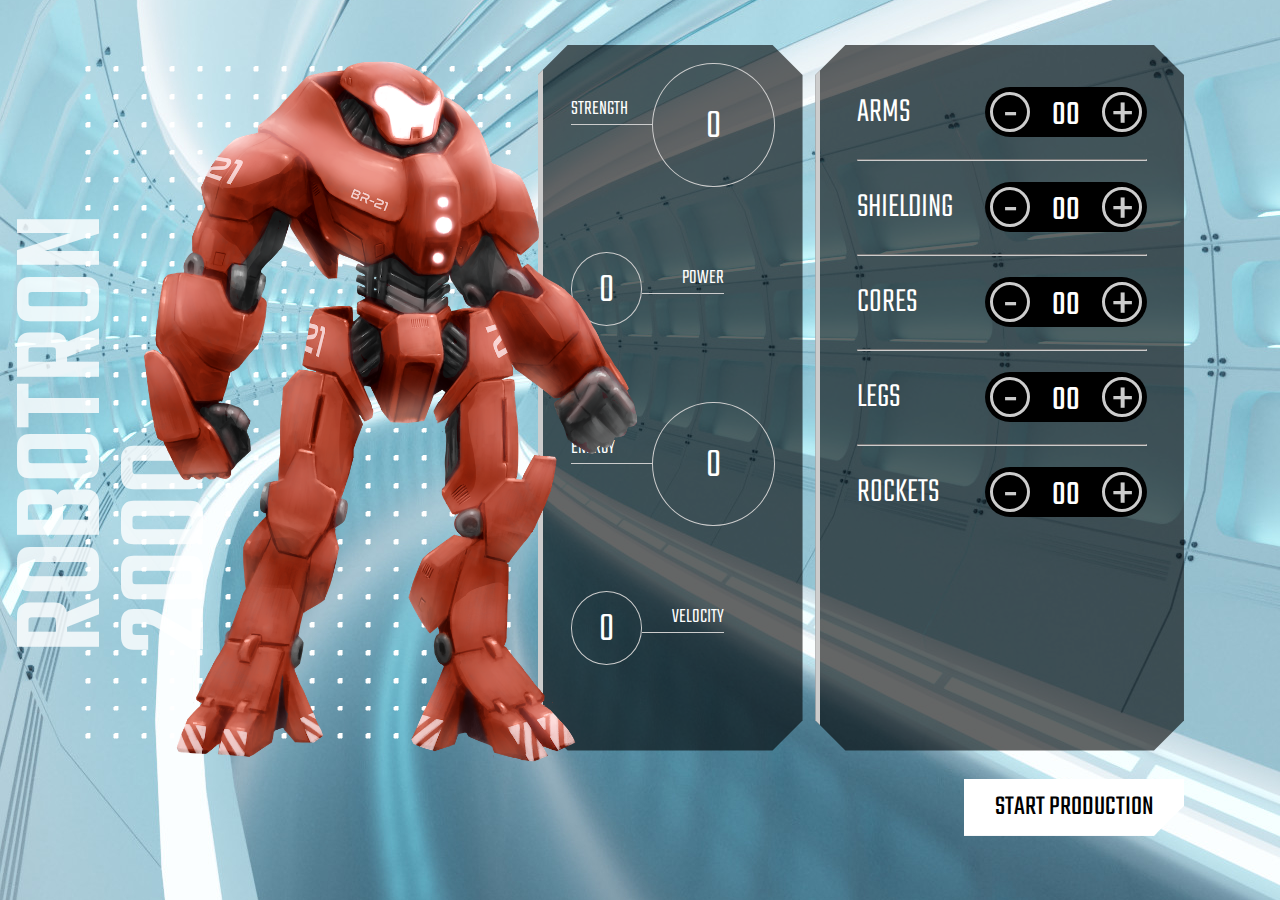
<file: js-manipulate-dom/index.html>
<!DOCTYPE html>
<html lang="en">
<head>
    <meta charset="UTF-8">
    <meta http-equiv="X-UA-Compatible" content="IE=edge">
    <meta name="viewport" content="width=device-width, initial-scale=1.0">
    <link rel="shortcut icon" type="image/jpg" href="img/favicon.ico"/>
    <title>Robotron 2000</title>

    <link rel="stylesheet" href="css/style.css">
    <link rel="preconnect" href="https://fonts.googleapis.com">
    <link rel="preconnect" href="https://fonts.gstatic.com" crossorigin>
    <link href="https://fonts.googleapis.com/css2?family=Teko:wght@300;500&display=swap" rel="stylesheet"> 
</head>
<body>
    <main>
        <section class="robotron">
            <img class="robo" src="img/Robotron 2000 - Vermelho/Robotron 2000 - Vermelho.png" alt="Robotron">
            <figcaption class="titulo">ROBOTRON <br>2000</figcaption>
        </section>

        <section class="box estatisticas">
            <div class="estatistica">
                <p class="estatistica-titulo">Strength</p>
                <div class="estatistica-valor">
                    <p class="estatistica-numero" data-statistics="strength">0</p>
                </div>
            </div>
            <div class="estatistica">
                <p class="estatistica-titulo">Power</p>
                <div class="estatistica-valor">
                    <p class="estatistica-numero" data-statistics="power">0</p>
                </div>
            </div>
            <div class="estatistica">
                <p class="estatistica-titulo">Energy</p>
                <div class="estatistica-valor">
                    <p class="estatistica-numero" data-statistics="energy">0</p>
                </div>
            </div>
            <div class="estatistica">
                <p class="estatistica-titulo">Velocity</p>
                <div class="estatistica-valor">
                    <p class="estatistica-numero" data-statistics="velocity">0</p>
                </div>
            </div>
        </section>

        <section class="equipamentos">
            <form action="" class="montador">
                <div class="box montador-conteudo">
                    <div class="peca">
                        <label for="" class="peca-titulo">Arms</label>
                        <div class="controle">
                            <buttom class="controle-ajuste" data-control="-" data-peca="arms">-</buttom>
                            <input type="text" class="controle-contador" value="00" data-counter>
                            <buttom class="controle-ajuste" data-control="+" data-peca="arms">+</buttom>
                        </div>
                    </div>
                    <hr class="linha">
                    <div class="peca">
                        <label for="" class="peca-titulo">Shielding</label>
                        <div class="controle">
                            <buttom class="controle-ajuste" data-control="-" data-peca="shielding">-</buttom>
                            <input type="text" class="controle-contador" value="00" data-counter>
                            <buttom class="controle-ajuste" data-control="+" data-peca="shielding">+</buttom>
                        </div>
                    </div>
                    <hr class="linha">
                    <div class="peca">
                        <label for="" class="peca-titulo">Cores</label>
                        <div class="controle">
                            <buttom class="controle-ajuste" data-control="-" data-peca="cores">-</buttom>
                            <input type="text" class="controle-contador" value="00" data-counter>
                            <buttom class="controle-ajuste" data-control="+" data-peca="cores">+</buttom>
                        </div>
                    </div>
                    <hr class="linha">
                    <div class="peca">
                        <label for="" class="peca-titulo">Legs</label>
                        <div class="controle">
                            <buttom class="controle-ajuste" data-control="-" data-peca="legs">-</buttom>
                            <input type="text" class="controle-contador" value="00" data-counter>
                            <buttom class="controle-ajuste" data-control="+" data-peca="legs">+</buttom>
                        </div>
                    </div>
                    <hr class="linha">
                    <div class="peca">
                        <label for="" class="peca-titulo">Rockets</label>
                        <div class="controle">
                            <buttom class="controle-ajuste" data-control="-" data-peca="rockets">-</buttom>
                            <input type="text" class="controle-contador" value="00" data-counter>
                            <buttom class="controle-ajuste" data-control="+" data-peca="rockets">+</buttom>
                        </div>
                    </div>
                </div>
                <input type="submit" value="Start production" class="producao" id="producao">
            </form>
        </section>
    </main>
    <script src="js/script.js"></script>
</body>
</html>
</file>
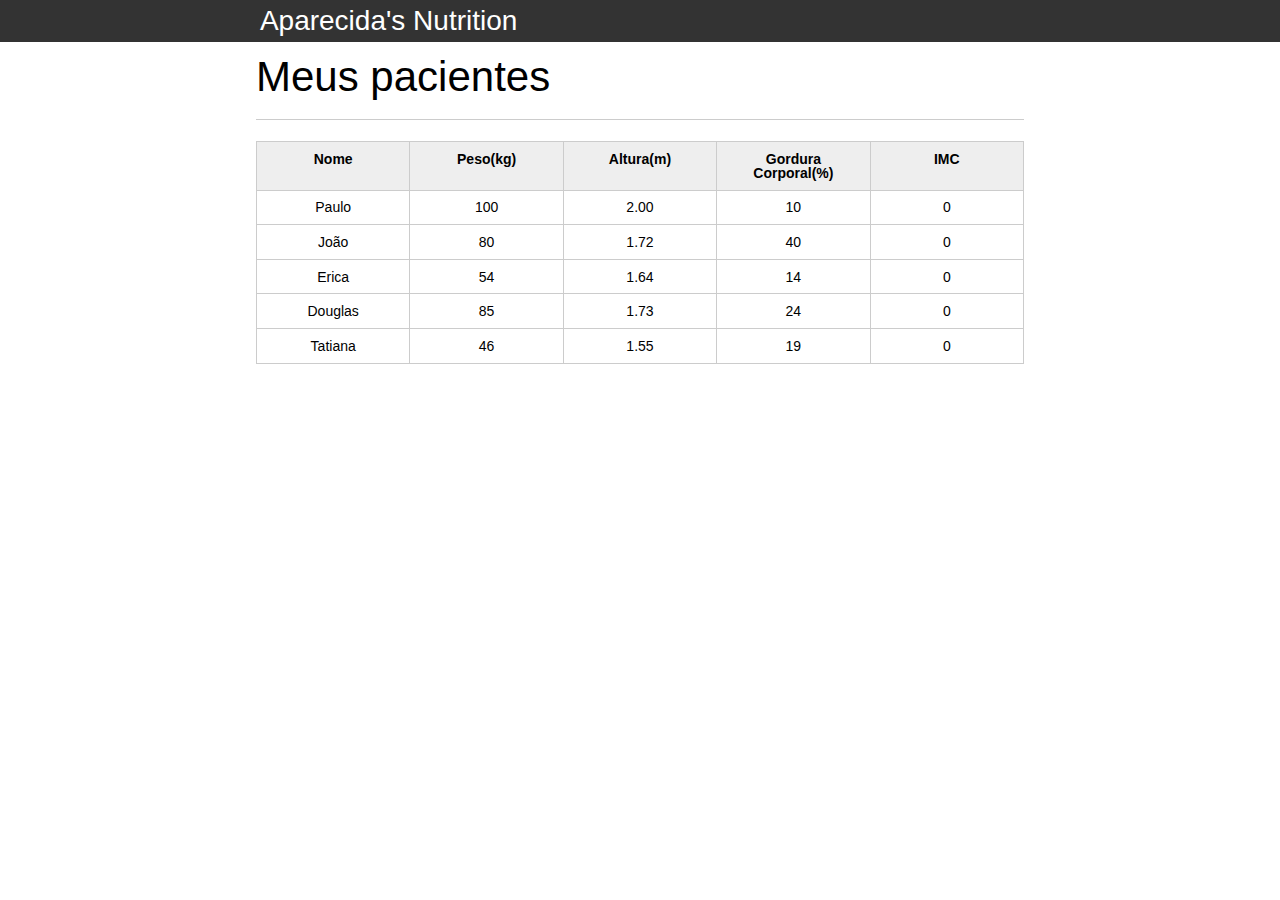
<file: js-prog-ling-web/index.html>
<!DOCTYPE html>
<html lang="pt-br">
	<head>
		<meta charset="UTF-8">
		<title>Aparecida's Nutrition</title>
		<link rel="icon" href="src/img/favicon.ico" type="image/x-icon">
		<link rel="stylesheet" type="text/css" href="src/css/files.css">

	</head>
	<body>

		<header class="header">
			<div class="container">
				<h1>Aparecida's Nutrition</h1>
			</div>
		</header>
		<main>
			<section class="container">
				<h2>Meus pacientes</h2>
				<table>
					<thead>
						<tr>
							<th>Nome</th>
							<th>Peso(kg)</th>
							<th>Altura(m)</th>
							<th>Gordura Corporal(%)</th>
							<th>IMC</th>
						</tr>
					</thead>
					<tbody id="tabela-pacientes">
						<tr class="paciente" >
							<td class="info-nome">Paulo</td>
							<td class="info-peso">100</td>
							<td class="info-altura">2.00</td>
							<td class="info-gordura">10</td>
							<td class="info-imc">0</td>
						</tr>

						<tr class="paciente" >
							<td class="info-nome">João</td>
							<td class="info-peso">80</td>
							<td class="info-altura">1.72</td>
							<td class="info-gordura">40</td>
							<td class="info-imc">0</td>
						</tr>

						<tr class="paciente" >
							<td class="info-nome">Erica</td>
							<td class="info-peso">54</td>
							<td class="info-altura">1.64</td>
							<td class="info-gordura">14</td>
							<td class="info-imc">0</td>
						</tr>

						<tr class="paciente">
							<td class="info-nome">Douglas</td>
							<td class="info-peso">85</td>
							<td class="info-altura">1.73</td>
							<td class="info-gordura">24</td>
							<td class="info-imc">0</td>
						</tr>
						<tr class="paciente" >
							<td class="info-nome">Tatiana</td>
							<td class="info-peso">46</td>
							<td class="info-altura">1.55</td>
							<td class="info-gordura">19</td>
							<td class="info-imc">0</td>
						</tr>
					</tbody>
				</table>

			</section>
		</main>

	</body>
</html>
</file>
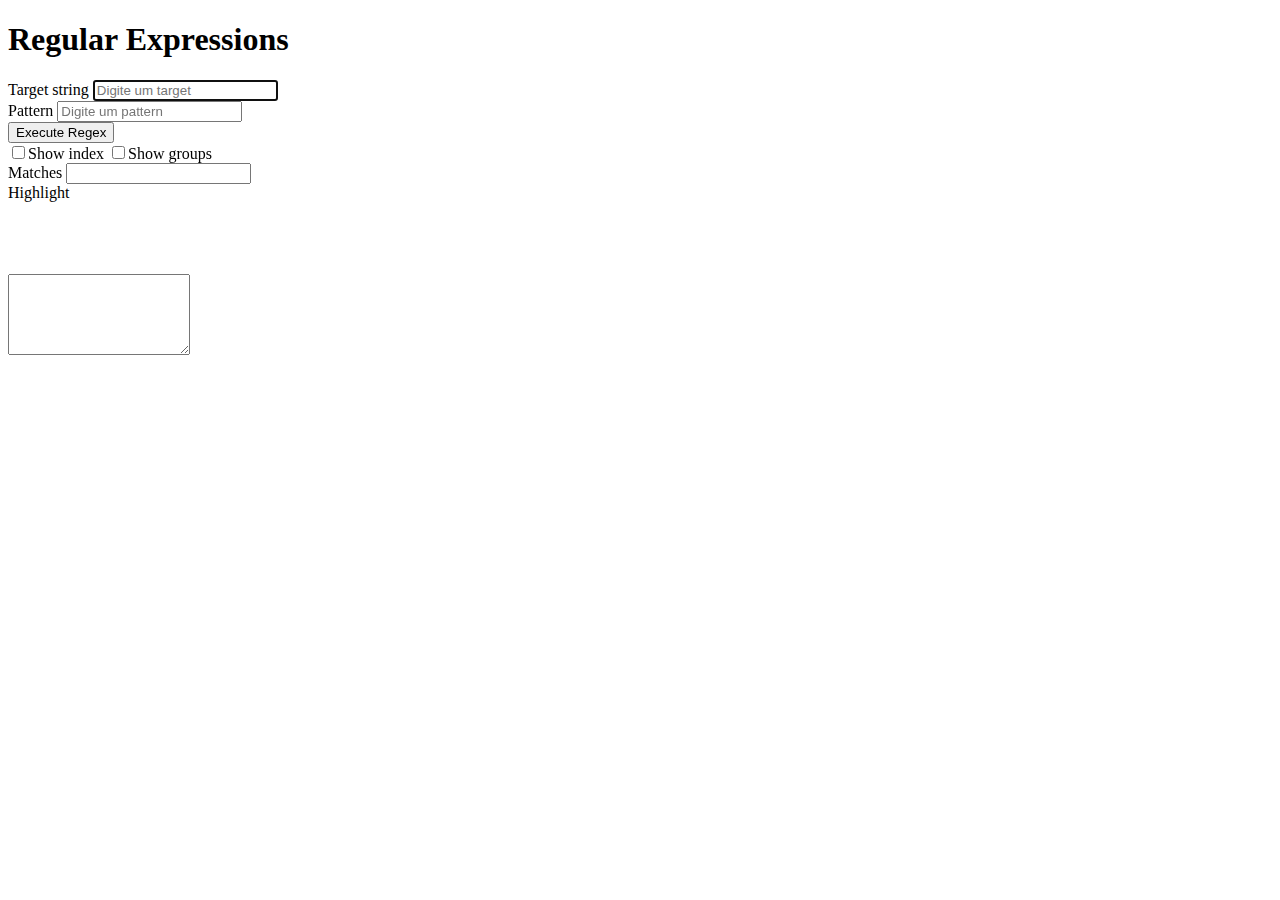
<file: js-regex/index.html>
<!DOCTYPE html>
<html>
  <head>
    <meta charset="UTF-8">
    <title>Regex</title>
    <link href="https://cdn.jsdelivr.net/npm/bootstrap@5.2.0/dist/css/bootstrap.min.css" rel="stylesheet" integrity="sha384-gH2yIJqKdNHPEq0n4Mqa/HGKIhSkIHeL5AyhkYV8i59U5AR6csBvApHHNl/vI1Bx" crossorigin="anonymous">
    <!-- <link rel="stylesheet" href="css/bootstrap.css">
    <link rel="stylesheet" href="css/bootstrap-theme.css">  -->
  </head>
  

  <body class="container">
    
    <h1 class="text-left">Regular Expressions</h1>
    
    <form class="form" > 
      <div class="form-group">
        <label for="target" class="mb-3">Target string</label>
        <input type="text" id="target" class="form-control mb-3" value="" autocomplete="off" required autofocus placeholder="Digite um target" />        
      </div>    
        
      <div class="form-group">
        <label for="pattern" class="mb-3">Pattern</label>
        <input type="text" id="pattern" class="form-control mb-3" value="" autocomplete="off" required  placeholder="Digite um pattern"/>
      </div>

      <div class="form-group">                
        <button class="btn btn-primary mb-3" onclick="executa(event)">Execute Regex</button>
      </div>

      <div class="checkbox mb-3">
        <label><input type="checkbox" id="mostraIndex" value="true">Show index</label>
        <label></label>
        <label><input type="checkbox" id="mostraGrupos" value="true">Show groups</label>
      </div>

      <div class="form-group">
        <label for="resultado" id="labelResultados" class="mb-3">Matches</label>
        <input type="text" id="resultado" class="form-control mb-3" value="" readonly />
      </div>

      <div class="form-group">
        <label for="resultado" id="labelHighlight">Highlight</label>
        <div id="highlightText" style="font-size:30px;"></div>
      </div>
        
    </form>

    <br/>
    <br/>
    <br/>
    <br/>

    <div class="form-group">
      <textarea class="form-control" rows="5" id="comment"></textarea>
    </div>
   <br>

   <script src="https://cdn.jsdelivr.net/npm/bootstrap@5.2.0/dist/js/bootstrap.bundle.min.js" integrity="sha384-A3rJD856KowSb7dwlZdYEkO39Gagi7vIsF0jrRAoQmDKKtQBHUuLZ9AsSv4jD4Xa" crossorigin="anonymous"></script>
   <script src="https://cdn.jsdelivr.net/npm/@popperjs/core@2.11.5/dist/umd/popper.min.js" integrity="sha384-Xe+8cL9oJa6tN/veChSP7q+mnSPaj5Bcu9mPX5F5xIGE0DVittaqT5lorf0EI7Vk" crossorigin="anonymous"></script>
    <script src="js/regex.js"></script>
  </body>
</html>
</file>
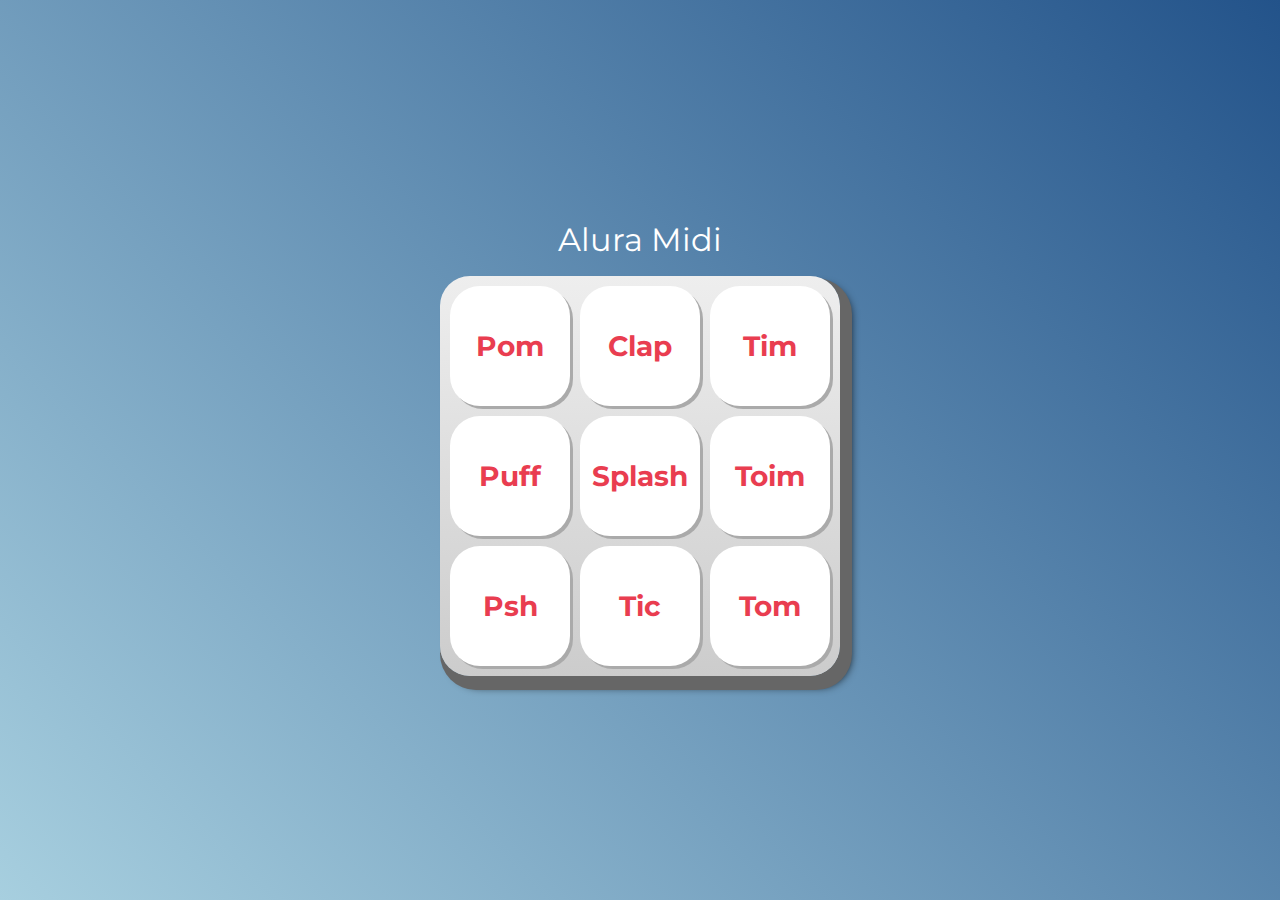
<file: js-web-paginas-dinamicas/index.html>
<!DOCTYPE html>
<html lang="pt-BR">
    <head>
        <meta charset="UTF-8">
        <meta http-equiv="X-UA-Compatible" content="IE=edge">
        <meta name="viewport" content="width=device-width, initial-scale=1.0">

        <title>Alura MIDI</title>

        <link rel="preconnect" href="https://fonts.googleapis.com">
        <link rel="preconnect" href="https://fonts.gstatic.com" crossorigin>
        <link href="https://fonts.googleapis.com/css2?family=Montserrat:wght@500;600&display=swap" rel="stylesheet">

        <link rel="icon" type="image/png" href="images/bateria.png">
        <link rel="stylesheet" href="css/reset.css">
        <link rel="stylesheet" href="css/estilos.css">

    </head>
    <body>

        <h1>Alura Midi</h1>

        <section class="teclado">
            <button class="tecla tecla_pom">Pom</button>
            <button class="tecla tecla_clap">Clap</button>
            <button class="tecla tecla_tim">Tim</button>

            <button class="tecla tecla_puff">Puff</button>
            <button class="tecla tecla_splash">Splash</button>
            <button class="tecla tecla_toim">Toim</button>

            <button class="tecla tecla_psh">Psh</button>
            <button class="tecla tecla_tic">Tic</button>
            <button class="tecla tecla_tom">Tom</button>
        </section>

        <audio src="sounds/keyq.wav" id="som_tecla_pom"></audio>
        <audio src="sounds/keyw.wav" id="som_tecla_clap"></audio>
        <audio src="sounds/keye.wav" id="som_tecla_tim"></audio>
        <audio src="sounds/keya.wav" id="som_tecla_puff"></audio>
        <audio src="sounds/keys.wav" id="som_tecla_splash"></audio>
        <audio src="sounds/keyd.wav" id="som_tecla_toim"></audio>
        <audio src="sounds/keyz.wav" id="som_tecla_psh"></audio>
        <audio src="sounds/keyx.wav" id="som_tecla_tic"></audio>
        <audio src="sounds/keyc.wav" id="som_tecla_tom"></audio>

        <script src="js/script.js"></script>
    </body>
</html>
</file>
<file: js-manipulate-dom/css/style.css>
:root {
    --main-cinza: #CCCCCC;
    --main-branco: #FFFFFF;
    --main-preto: #000000;
}

* {
    box-sizing: border-box;
}

body {
    background: url(../img/fundo.jpg);
    background-position: center center;
    background-size: cover cover;
    padding: 0;
    margin: 0;
    font-weight: 300;
}

body, input {
    font-family: 'Teko', sans-serif;
}

main {
    width: 80vw;
    height: 80vh;
    margin: 10vh 8vw 10vh 12vw;
    display: flex;
    gap: 1vw;
}

.robotron {
    background: url(../img/estrutura.png) no-repeat;
    background-position: center center;
    margin: 0;
    flex-basis: 40%;
    position: relative;
}

.robo {
    height: 110%;
    z-index: 1;
    position: absolute;
    left: -20%;
    top: -5%;
}

.titulo {
    transform: rotate(180deg);
    font-weight: 500;
    font-size: 130px;
    position: absolute;
    bottom: 7rem;
    left: -3rem;
    line-height: 0.8;
    writing-mode: vertical-rl;
    text-orientation: mixed;
    color: rgba(255,255,255,0.8)
}

.box {
    background: rgba(0,0,0,0.6);
    clip-path: polygon(calc(100% - 30px) 0, 100% 30px, 100% calc(100% - 30px), calc(100% - 30px) 100%, 30px 100%, 0 calc(100% - 30px), 0 30px, 30px 0);
    border-left: 5px solid var(--main-cinza);
    height: 90%;
}

/****************************** Equipamentos *****/

.equipamentos {
    flex-basis: 32%;
}

.montador {
    height: 100%;;
}

.montador-conteudo {
    padding: 2em 10%;
}

.peca {
    padding: 1em 0;
}

.peca-titulo {
    color: var(--main-branco);
    text-transform: uppercase;
    font-size: 2.5em;
}

.controle {
    background: var(--main-preto);
    border-radius: 25px;
    float: right;
    display: inline-flex;
    padding: 5px;
    align-items: center;
    align-self: flex-end;
}

.controle-contador {
    width: 40px;
    height: 35px;
    background: none;
    border: 0;
    margin: 0 1rem;
    color: var(--main-branco);
    text-align: center;
    font-size: 2.5em;
    display: inline-flex;
    align-items: center;
    padding-top: 8px;
}

.controle-ajuste {
    display: inline-block;
    width: 40px;
    height: 40px;
    line-height: 44px;
    border-radius: 50%;
    color: var(--main-cinza);
    font-size: 4em;
    background: var(--main-preto);
    text-align: center;
    border: 3px solid var(--main-cinza);
    cursor: pointer;
}

.linha {
    border-color: var(--main-cinza);
}

.producao {
    margin-top: 1em;
    font-size: 2em;
    text-transform: uppercase;
    padding: 0.2em 1em;
    float: right;
    border: 3px solid var(--main-branco);
    background: var(--main-branco);
    clip-path: polygon(100% 0, 100% calc(100% - 30px), calc(100% - 30px) 100%, 0 100%, 0 0);
    cursor: pointer;
}

.producao:hover {
    background: var(--main-preto);
    color: var(--main-branco)
}



/****************************** Estatísticas *****/
.estatisticas {
    flex-basis: 23%;
    padding: 2em 2em 0;
}

.estatistica {
    color: var(--main-branco);
    display: flex;
    align-items: flex-start;
    height: 25%;
}

.estatistica-titulo {
    font-size: 1.5em;
    border-bottom: 1px solid var(--main-cinza);
    flex-basis: 40%;
    text-transform: uppercase;
    order: 1
}

.estatistica-valor {
    flex-basis: 60%;
    position: relative;
    margin: 10px 0 0;
    order: 2;
    margin: -10px 0 0;
}

.estatistica-valor::after {
    content: "";
    display: block;
    padding-bottom: 100%;
    border: 1px solid var(--main-cinza);
    border-radius: 50%;
}

.estatistica-numero {
    position: absolute;
    top: 50%;
    transform: translateY(-46%);
    width: 100%;
    line-height: 100%;
    text-align: center;
    font-size: 3em;
    margin: 0;
}

.estatistica:nth-child(2n) .estatistica-titulo {
    order: 2;
    text-align: right;
}

.estatistica:nth-child(2n) .estatistica-valor {
    order: 1;
    flex-basis: 35%;
    margin: 10px 0 0;
}

@media screen and (max-width: 1600px) {
    body { 
        font-size: 14px;
    }
    main {
        width: 90vw;
        height: 80vh;
        margin: 5vh auto;
    }
        .box {
        height: 98%;
    }
}

@media screen and (max-width: 1200px) {
    body { 
        font-size: 13px;
    }

    main {
        width: 96vw;
        height: 80vh;
        margin: 10vh auto;
    }
}
</file>
<file: js-web-paginas-dinamicas/css/estilos.css>
:root {
  --cinza: #aaa;
  --vermelha: #e93d50;
  --vermelha-escura: #af303f;
  --branca: #fff;
  --luz: rgb(229, 255, 0);
}

body {
  align-items: center;
  background: linear-gradient(45deg, #a7cfdf 0%,#23538a 100%);
  display: flex;
  justify-content: center;
  flex-direction: column;
  font-family: 'Montserrat', sans-serif;
  min-height: 100vh;
}

h1 {
  color: var(--branca);
  margin-bottom: 20px;
  font-size: 2rem;
}

.teclado {
  background: linear-gradient(to bottom, #eeeeee 0%,#cccccc 100%);
  box-shadow: 6px 8px 0 6px #666, 10px 10px 10px #000;
  border-radius: 30px;
  display: grid;
  gap: 10px;
  grid-template-columns: repeat(3, 1fr);
  padding: 10px;
}

.tecla {
  background-color: var(--branca);
  border-radius: 30px;
  box-shadow: 3px 3px 0 var(--cinza);
  color: var(--vermelha);
  cursor: pointer;
  height: 120px;
  font-size: 1.75em;
  font-weight: bold;
  line-height: 120px;
  text-align: center;
  width: 120px;
}

.tecla.ativa,
.tecla:active {
  background-color: var(--vermelha);
  border: 4px solid  var(--vermelha);
  box-shadow: 3px 3px 0 var(--vermelha-escura) inset;
  color: var(--branca);
  outline: none;
}

.tecla.focus,
.tecla:focus {
  outline: none;
  box-shadow: 1px 1px 10px var(--luz);
}

.tecla.active:focus,
.tecla:active:focus {
  box-shadow: 3px 3px 0 var(--vermelha-escura) inset, 1px 1px 10px var(--luz);
}
</file>
<file: js-prog-ling-web/src/css/files.css>
@import url(reset.css);
@import url(global.css);
@import url(header.css);
@import url(container.css);
@import url(button.css);
</file>
